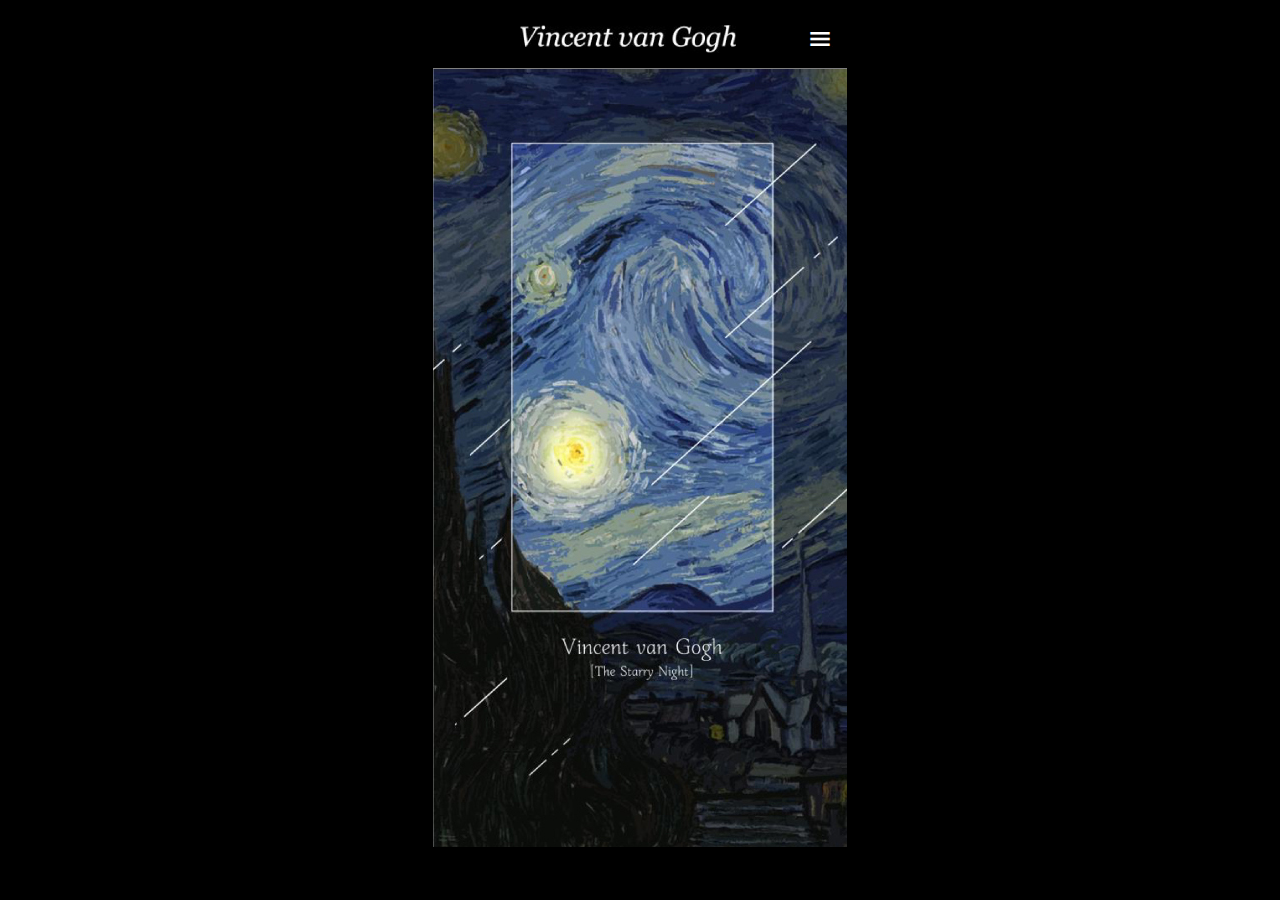
<file: index.html>
<!doctype html>
<html lang="ko">
	<head>
		<meta charset="utf-8">
		<meta name="viewport" content="width=device-width">
		<title>빈센트 반 고흐</title>
		<link rel="stylesheet" href="css/gogh.css">
		
	</head>
	<body>
		<embed src="header.html">
		<section>
			<h2>메인</h2>
			<img src="images/main.jpg" alt="유화-별이 빛나는 밤에">
		</section>
	</body>
</html>
</file>
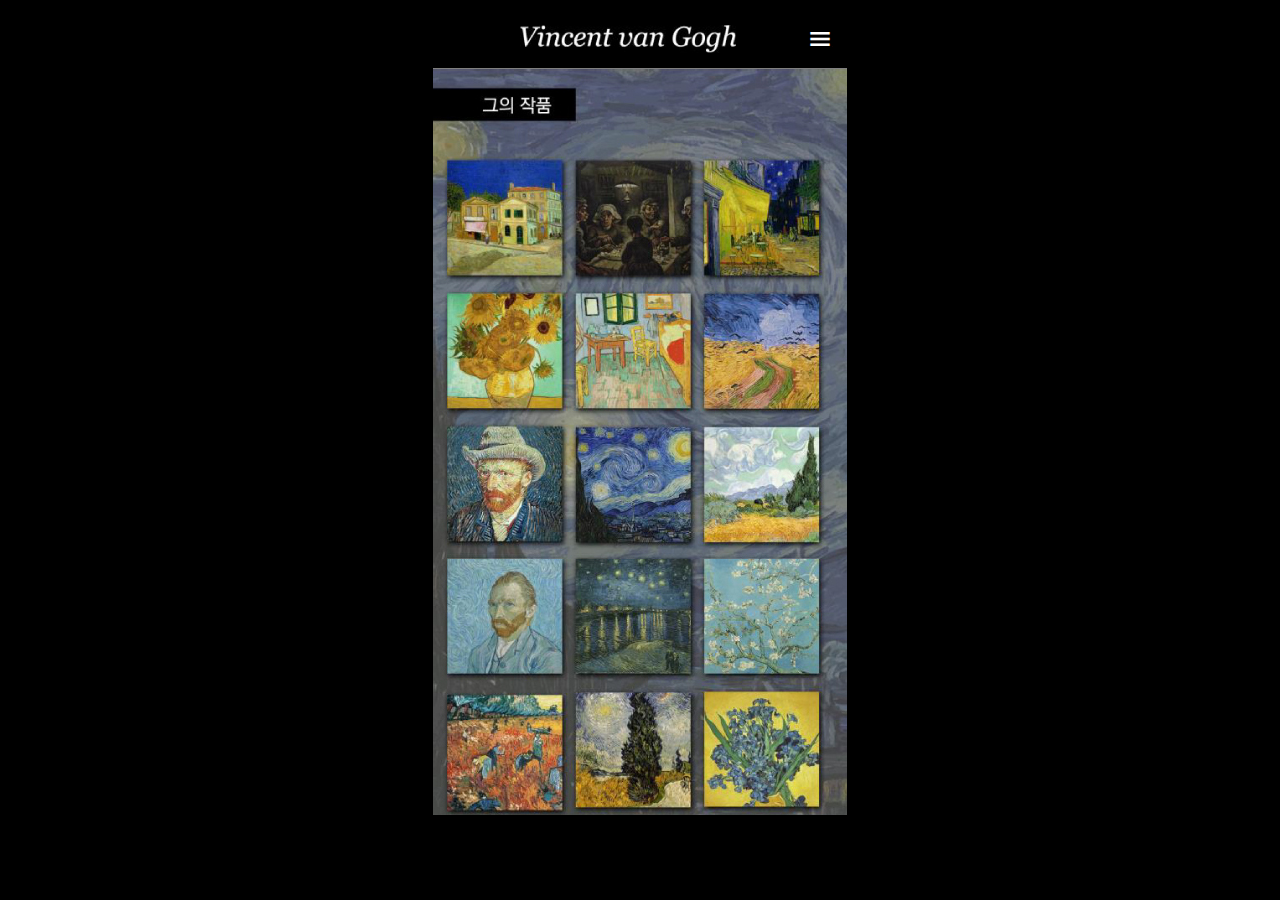
<file: art.html>
<!doctype html>
<html lang="ko">
	<head>
		<meta charset="utf-8">
		<meta name="viewport" content="width=device-width">
		<title>빈센트 반 고흐의 작품들</title>
		<link rel="stylesheet" href="css/gogh.css">
		<script src="https://code.jquery.com/jquery-3.6.0.min.js"></script>
		<script>
			$(document).ready(function(){
		
				//썸네일버튼 클릭
				
					let s1="";    //썸네일이미지 주소(src)
					let a1="";   //썸네일이미지 대체글(alt)
					$("#arts button").click(function(){
					 s1=$(this).children().attr("src"); 
					 a1=$(this).children().attr("alt");
					 console.log(s1+"..."+a1);
					 const s2=s1.replace(".","_big.");
					 console.log(s2);
					$("#popup img").attr("src",s2);	
					 $("#popup h2").text(a1);	
					 $("#popup").delay(300).fadeIn();
				
				});
			 //큰 팝업 그림 닫기 
			$("#popup button").click(function(){
			 $("#popup").fadeOut();
			 
			});
			
			});//////전체 끝
			
		
		</script>
		<link rel="stylesheet" href="https://fonts.googleapis.com/css2?family=Material+Symbols+Sharp:opsz,wght,FILL,GRAD@20..48,100..700,0..1,-50..200">
		<link href="https://fonts.googleapis.com/css2?family=Nanum+Gothic&display=swap" rel="stylesheet">
		<style>
		
		::-webkit-scrollbar{width:0.0001pt;}
		.material-symbols-sharp { font-variation-settings:
			  'FILL' 0, 'wght' 700, 'GRAD' 0, 'opsz' 48}
		
		/*썸네일 버튼*/
		#arts h2 	{display:none;}
		#arts div	{display:flex; flex-wrap:wrap;}
		#arts button {background:none; border:none;}
			

		/*큰이미지 팝업*/
		#popup {position:fixed; top:0; width:414px; margin:auto; height:100%; overflow:auto; display:none; background:black;}
		#popup div {display:flex; background:black; align-items:center;}
		section#popup h2{flex:1; color:white; font-size:1.5rem; font-weight:normal; display:block;}
		
		#popup button {color:gray; background:none; border:none; font-size:3.5rem;}
		#popup img{width:414px;}
		
		</style>
	
	</head>
	<body>
		<embed src="header.html">
		<section id="arts">
			<h2>메인</h2>
			<img src="images/art_title.jpg" alt="그의 작품">
			<div>
				<button type="button"><img src="images/art_01.jpg" alt="노란집"></button>
				<button type="button"><img src="images/art_02.jpg" alt="감자 먹는 사람들"></button>
				<button type="button"><img src="images/art_03.jpg" alt="아를르의 포룸 광장의 카페 테라스"></button>
				<button type="button"><img src="images/art_04.jpg" alt="해바라기"></button>
				<button type="button"><img src="images/art_05.jpg" alt="아를의 고흐의 방"></button>
				<button type="button"><img src="images/art_06.jpg" alt="까마귀가 있는 밀밭"></button>
				<button type="button"><img src="images/art_07.jpg" alt="펠트 모자를 쓴 자화상"></button>
				<button type="button"><img src="images/art_08.jpg" alt="별이 빛나는 밤에"></button>
				<button type="button"><img src="images/art_09.jpg" alt="삼나무가 있는 밀밭"></button>
				<button type="button"><img src="images/art_10.jpg" alt="자화상"></button>
				<button type="button"><img src="images/art_11.jpg" alt="론강의 별이 빛나는 밤에"></button>
				<button type="button"><img src="images/art_12.jpg" alt="꽃피는 아몬드 나무"></button>
				<button type="button"><img src="images/art_13.jpg" alt="몽마주르의 붉은 포도밭"></button>
				<button type="button"><img src="images/art_14.jpg" alt="밤의 프로방스 시골길"></button>
				<button type="button"><img src="images/art_15.jpg" alt="아이리스"></button>	
			</div>
		</section>
		<section id="popup">
			<div>		
				<h2>노란집</h2>
					<button type="button" class="material-symbols-sharp">close</button>	
			</div>
			<img src="images/art_01_big.jpg" alt="노란집">
		</section>
	</body>
</html>
</file>
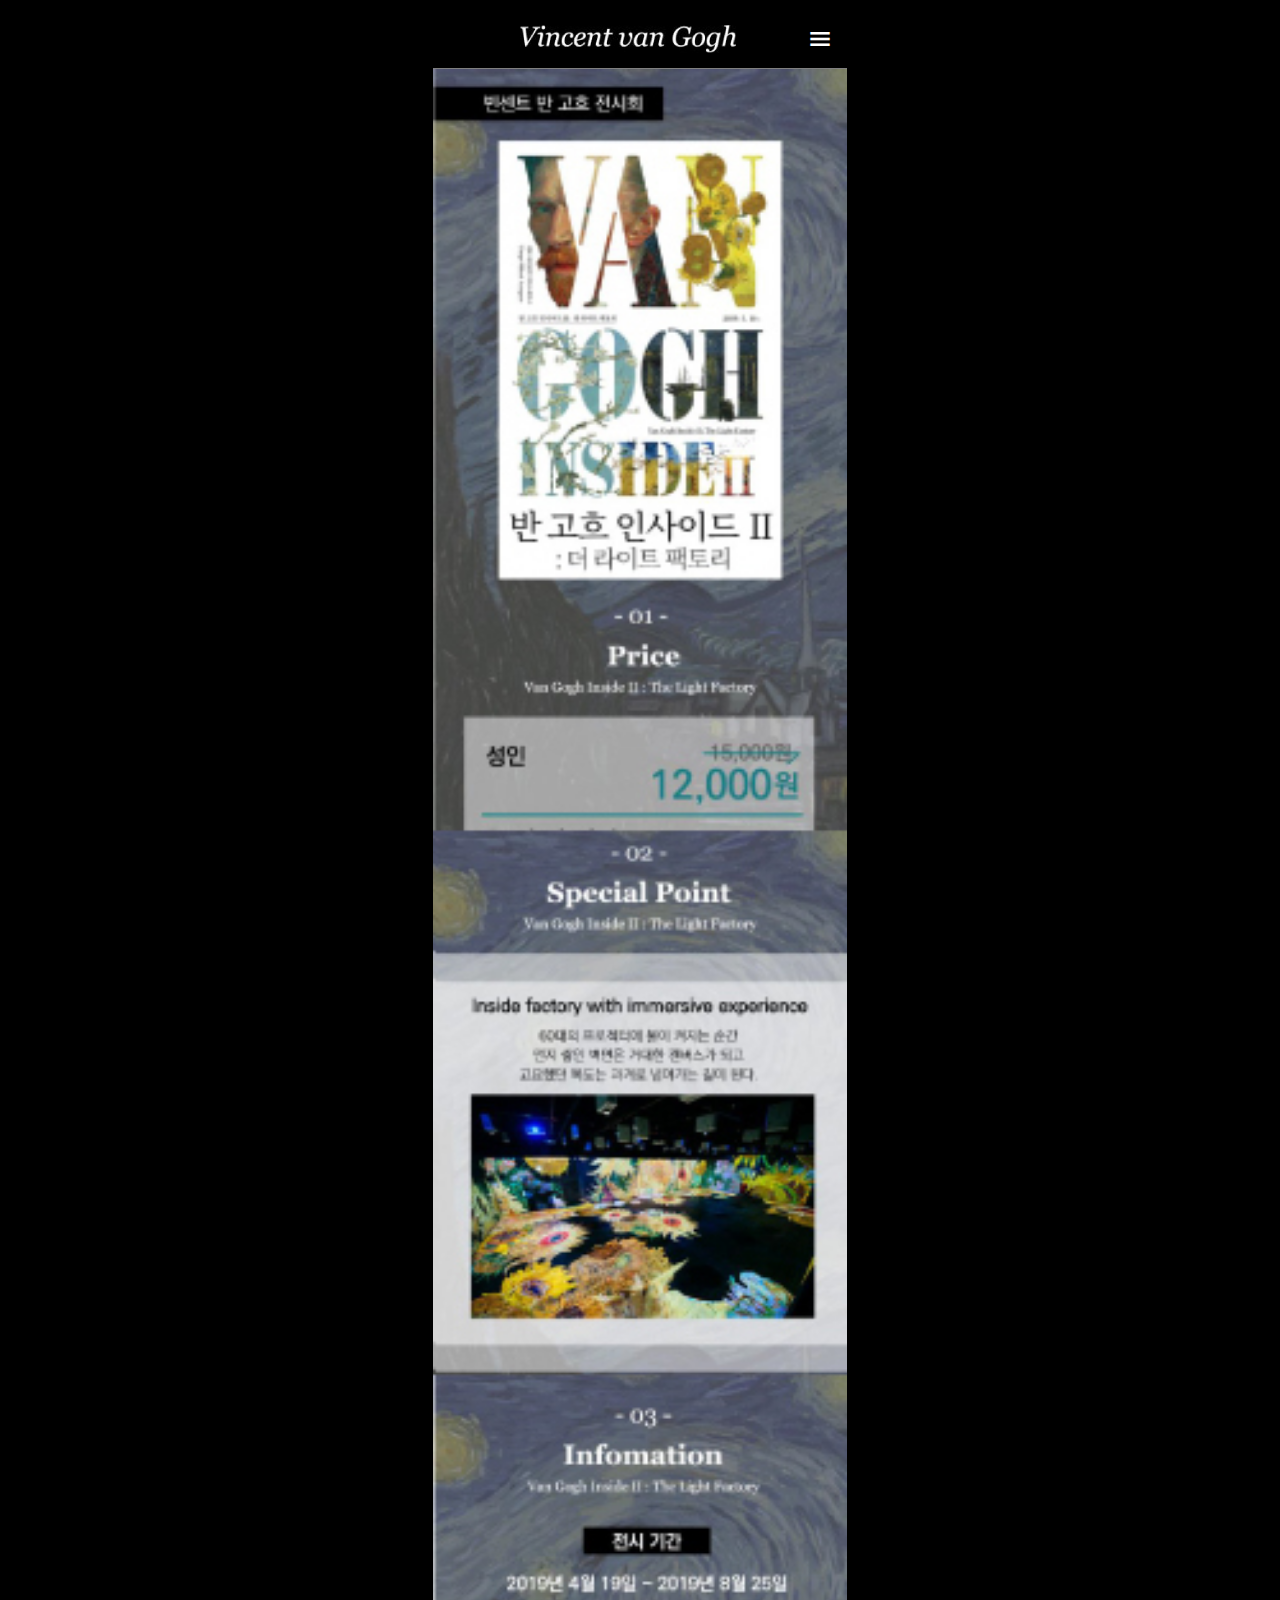
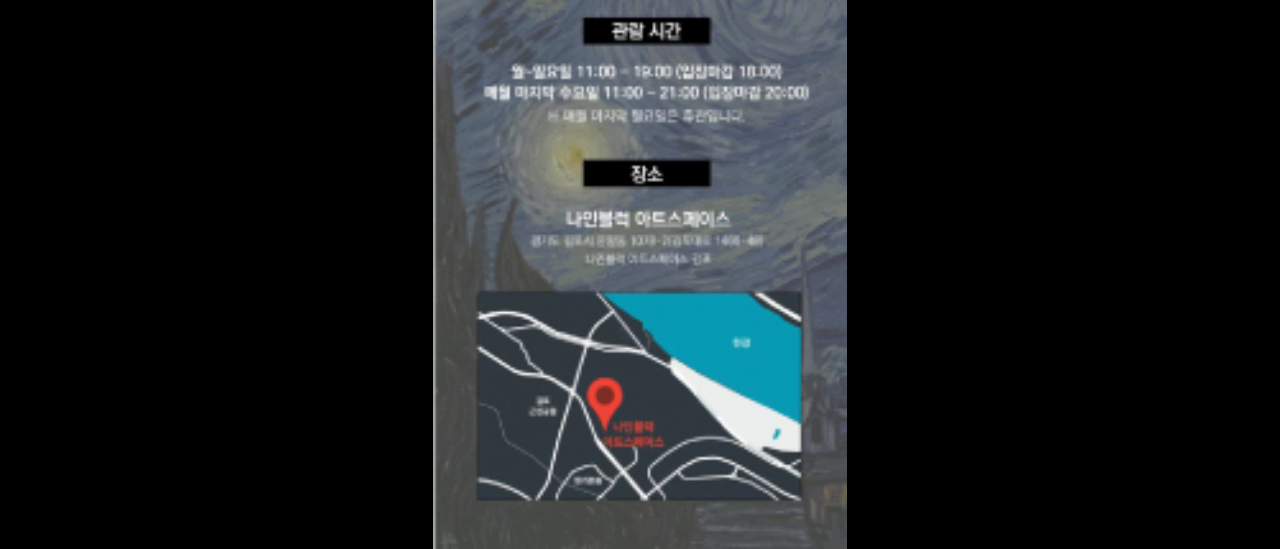
<file: display.html>
<!doctype html>
<html lang="ko">
	<head>
		<meta charset="utf-8">
		<meta name="viewport" content="width=device-width">
		<title>빈센트 반 고흐 전시회</title>
		<link rel="stylesheet" href="css/gogh.css">
		<style>
		
		section img{width:100%;}
		
	
		</style>
	
	</head>
	<body>
		<embed src="header.html">
		<section>
			<h2>메인</h2>
			<img src="images/display.jpg" alt="빈센트 반 고흐 전시회">
		</section>
	</body>
</html>
</file>
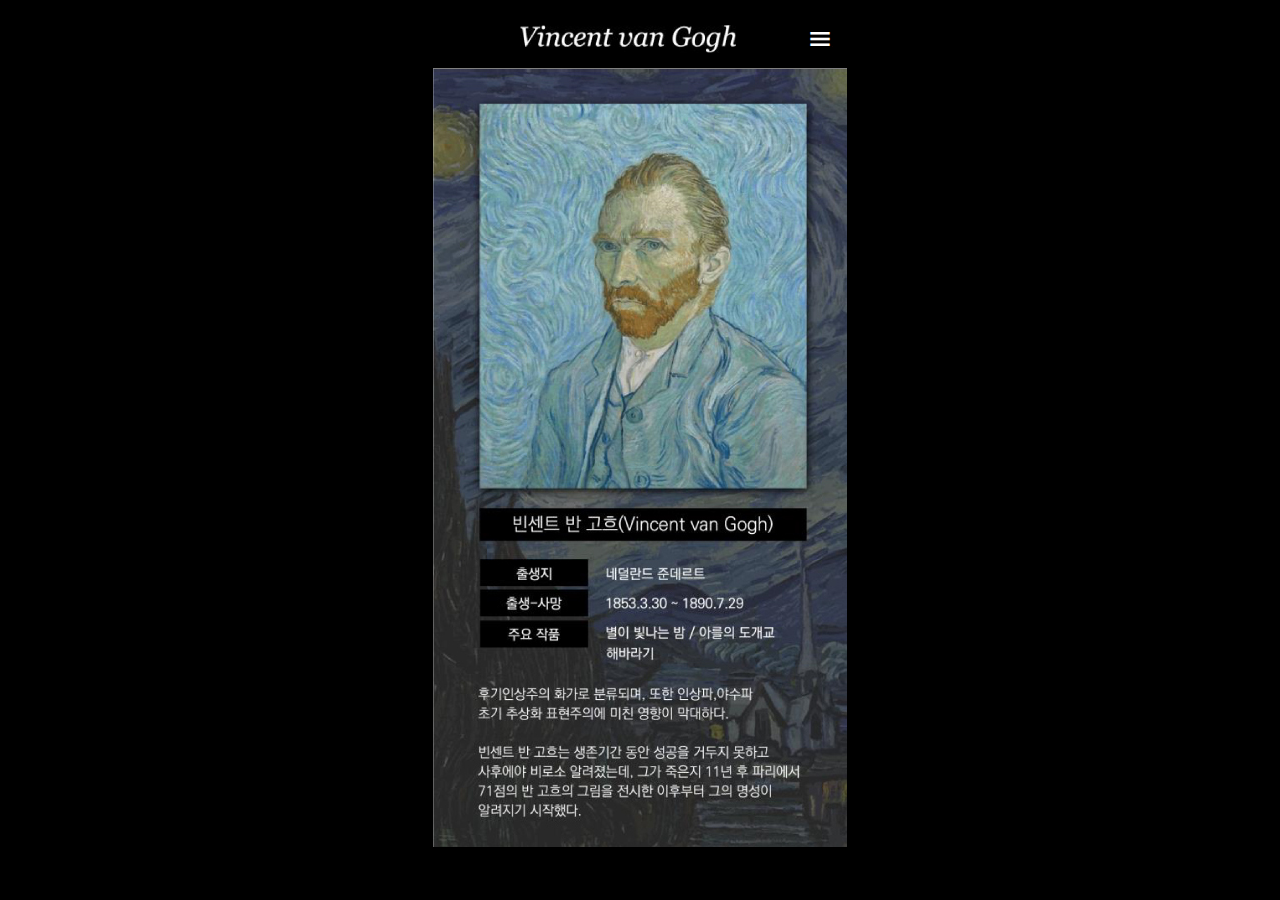
<file: history.html>
<!doctype html>
<html lang="ko">
	<head>
		<meta charset="utf-8">
		<meta name="viewport" content="width=device-width">
		<title>빈센트 반 고흐</title>
		<link rel="stylesheet" href="css/gogh.css">
		
	
	</head>
	<body>
		<embed src="header.html">
		<section>
			<h2>메인</h2>
			<img src="images/history.jpg" alt="유화-별이 빛나는 밤에">
		</section>
	</body>
</html>
</file>
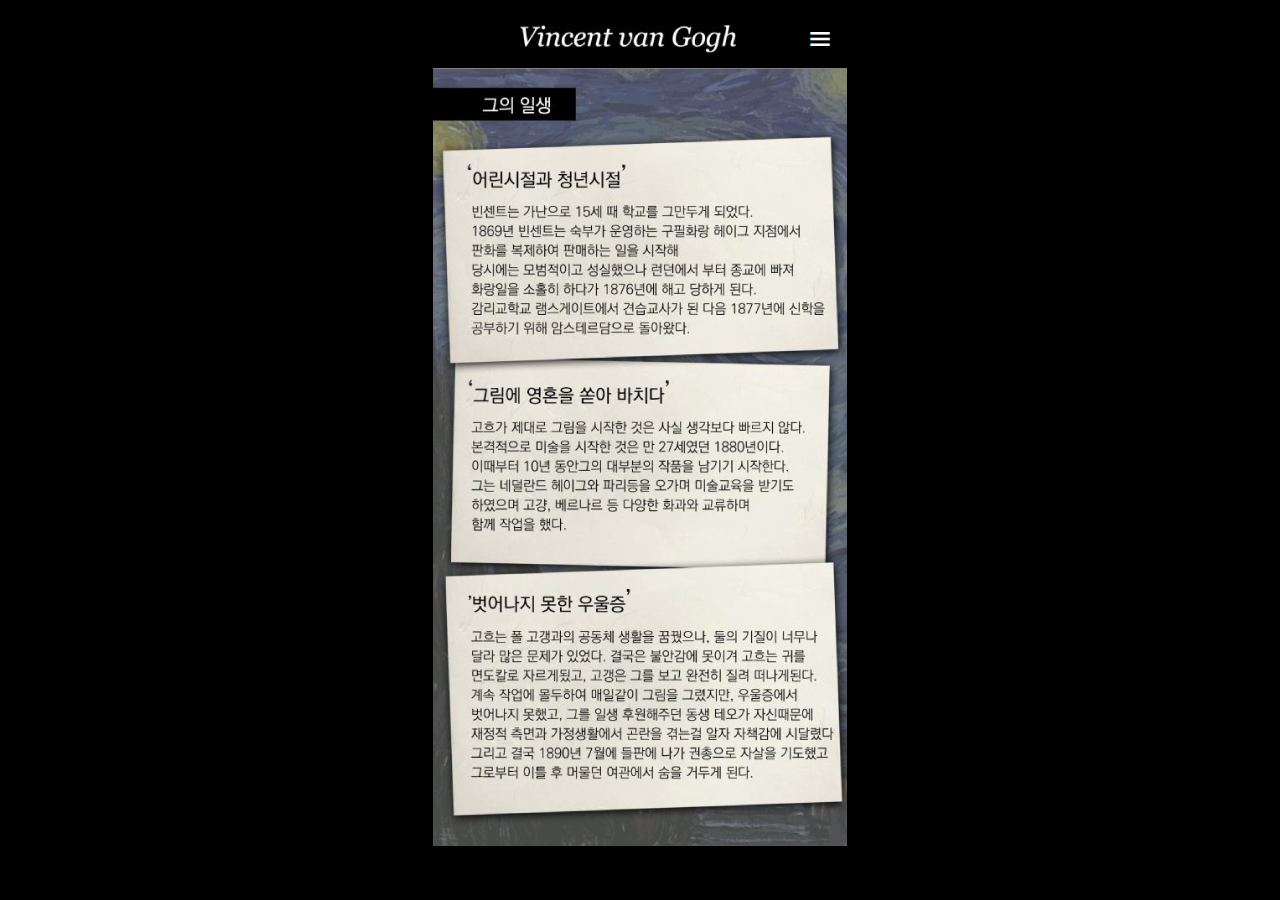
<file: life.html>
<!doctype html>
<html lang="ko">
	<head>
		<meta charset="utf-8">
		<meta name="viewport" content="width=device-width">
		<title>빈센트 반 고흐의 생애</title>
		<link rel="stylesheet" href="css/gogh.css">
		
		
	
	</head>
	<body>
		<embed src="header.html">
		<section>
			<h2>메인</h2>
			<img src="images/life.jpg" alt="빈센트 반 고흐 생애">
		</section>
	</body>
</html>
</file>
<file: css/gogh.css>
@charset "utf-8";

	*	{padding:0; margin:0;}
	body{font:10pt 'Nanum Gothic', sans-serif; background:black; width:414px; margin:auto; position:relative; margin-top:51.9pt;}
	img{max-width:100%; display:block;}

	/*콘텐츠*/
	section>h2{display:none; }
		
	/*임베드*/
	embed	{width:414px; height:51.9pt; border:none; overflow:hidden; position:fixed; top:0;}
</file>
